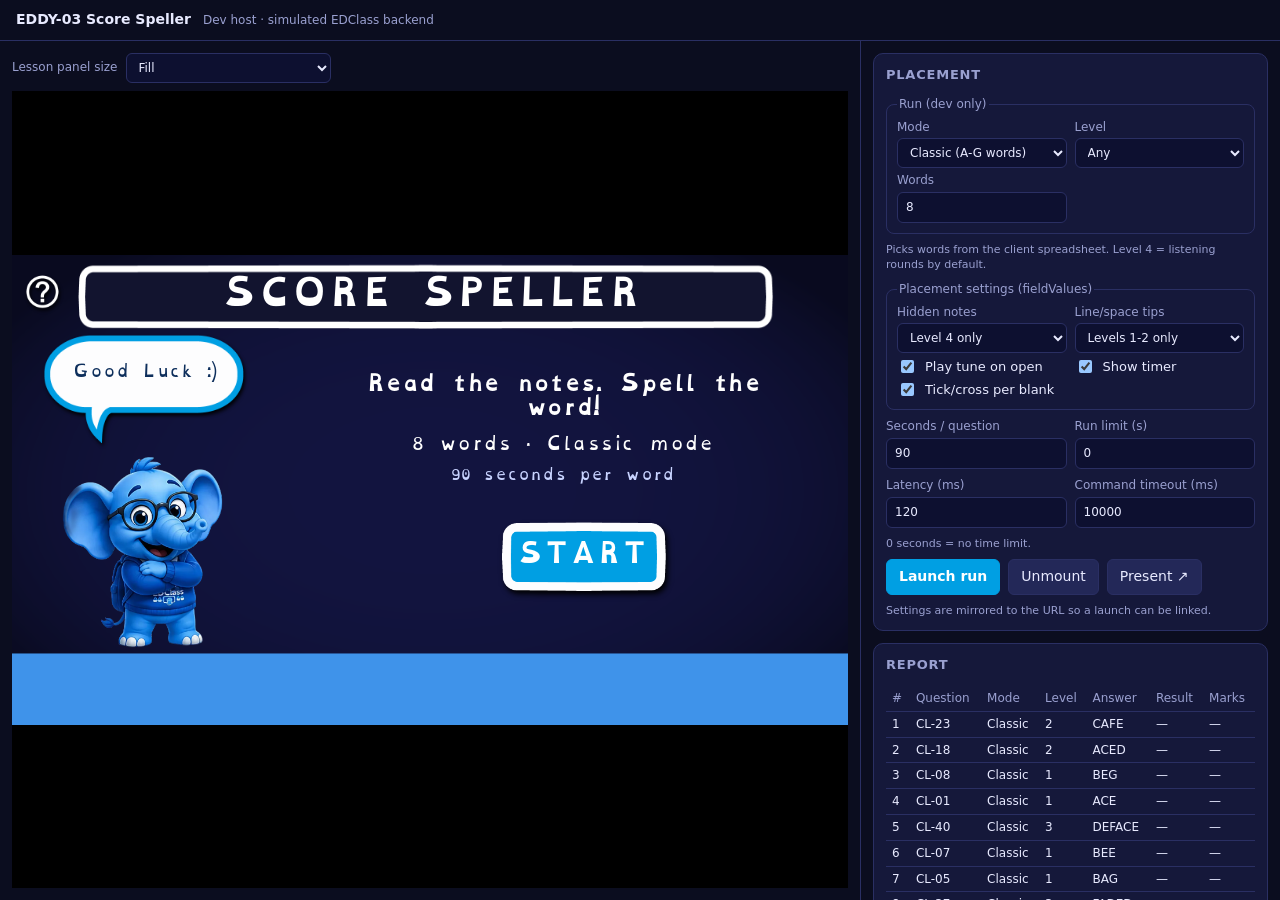
<file: eddy03/index.html>
<!doctype html>
<html lang="en">
  <head>
    <meta charset="utf-8" />
    <meta name="viewport" content="width=device-width, initial-scale=1" />
    <link rel="icon" type="image/png" href="./favicon.png" />
    <title>EDDY-03</title>
    <script type="module" crossorigin src="./assets/index-DhGJmYyg.js"></script>
  </head>
  <body>
    <div id="app"></div>
  </body>
</html>
</file>
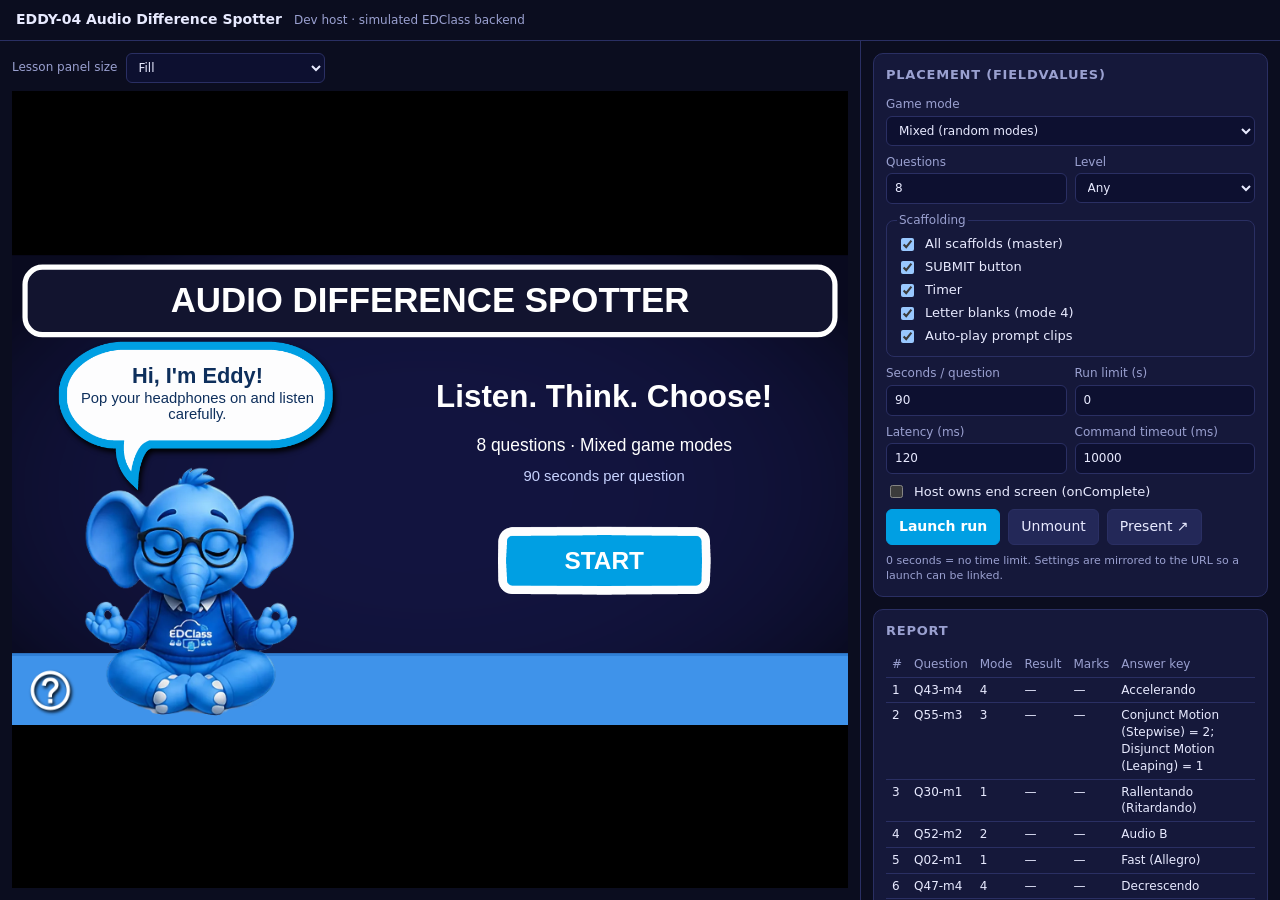
<file: eddy04/index.html>
<!doctype html>
<html lang="en">
  <head>
    <meta charset="utf-8" />
    <meta name="viewport" content="width=device-width, initial-scale=1" />
    <link rel="icon" type="image/png" href="./favicon.png" />
    <title>EDDY-04 Audio Difference Spotter</title>
    <script type="module" crossorigin src="./assets/index-DhR_9S32.js"></script>
  </head>
  <body>
    <div id="app"></div>
  </body>
</html>
</file>
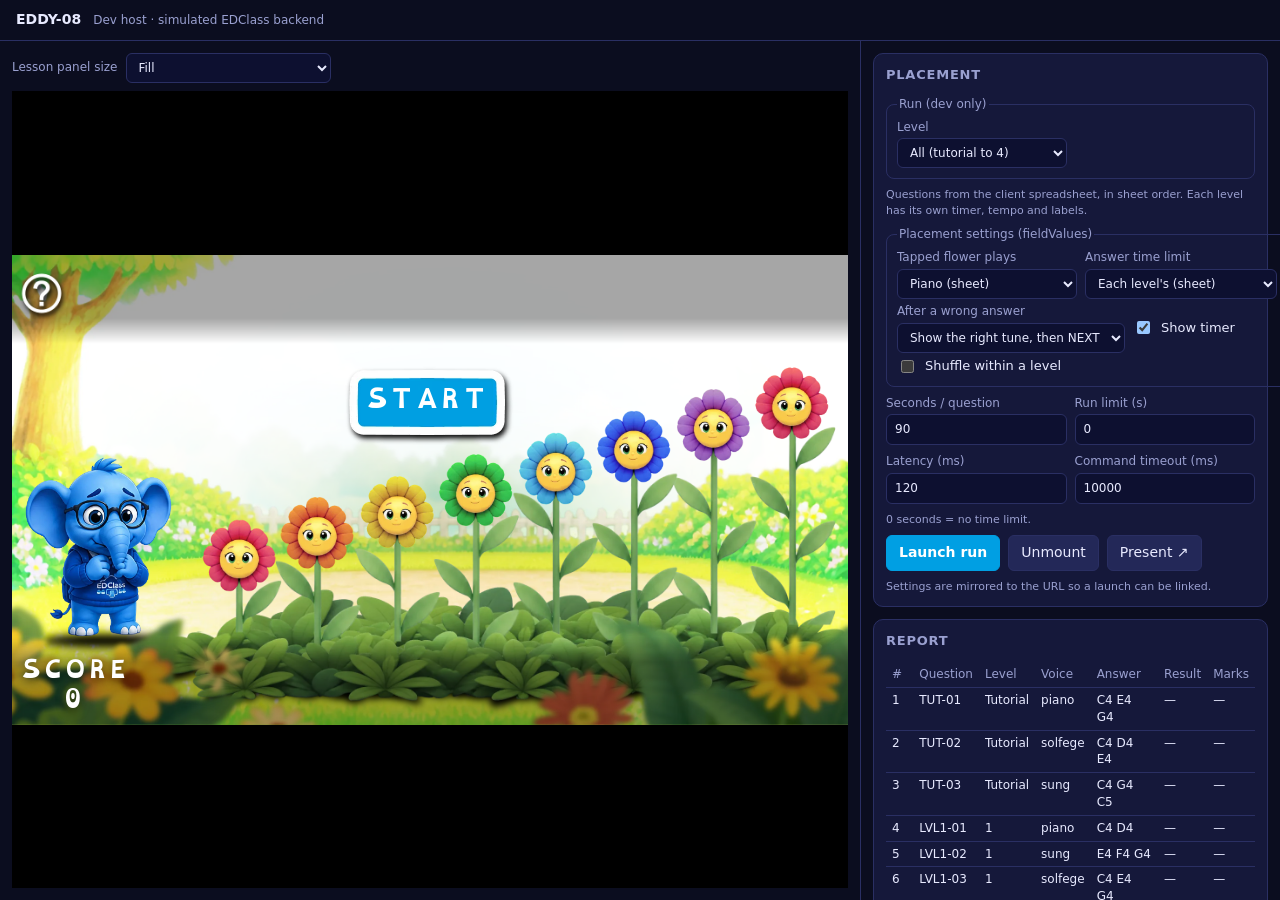
<file: eddy08/index.html>
<!doctype html>
<html lang="en">
  <head>
    <meta charset="utf-8" />
    <meta name="viewport" content="width=device-width, initial-scale=1" />
    <link rel="icon" type="image/png" href="./favicon.png" />
    <title>EDDY-08</title>
    <script type="module" crossorigin src="./assets/index-bCzwDKst.js"></script>
  </head>
  <body>
    <div id="app"></div>
  </body>
</html>
</file>
